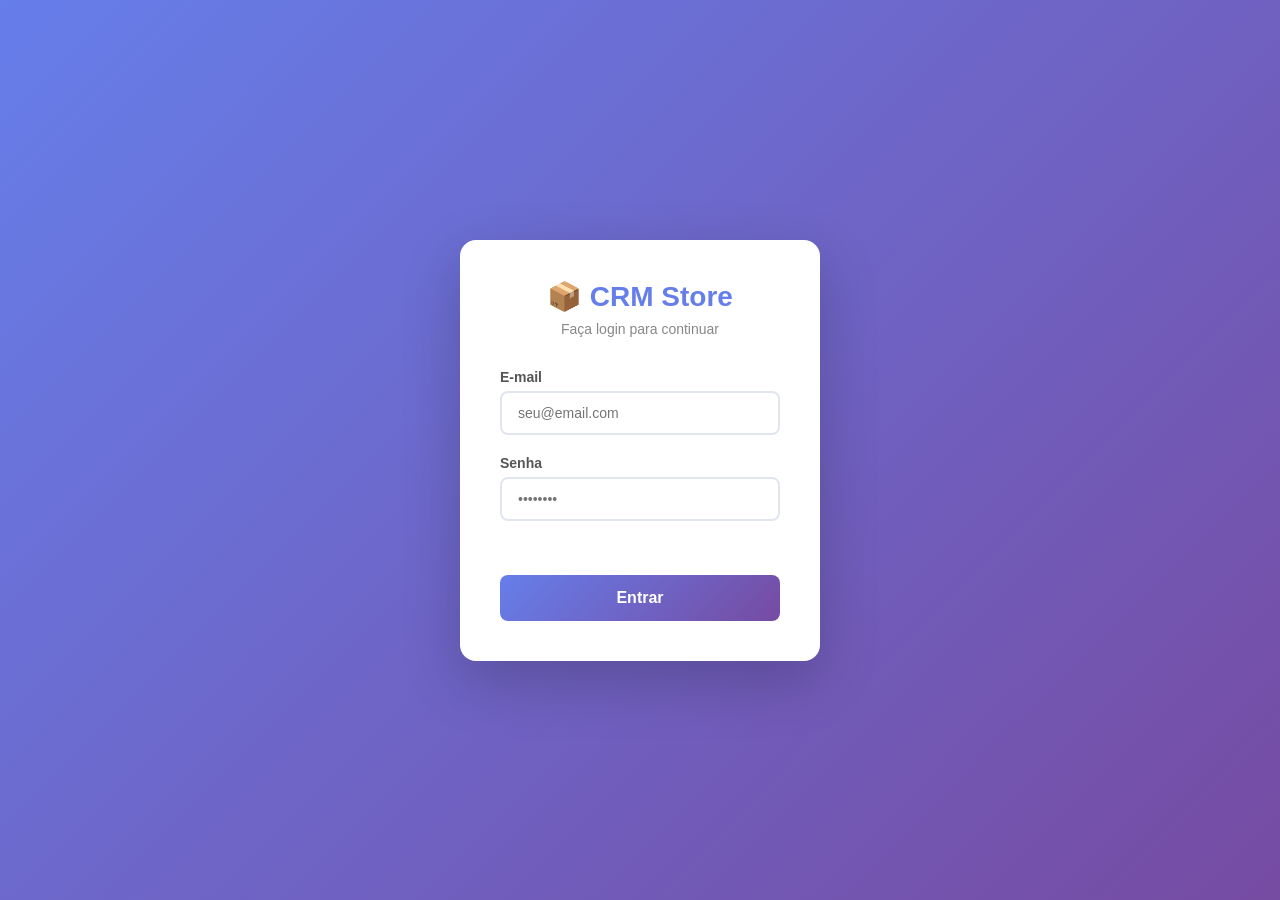
<file: index.html>
<!DOCTYPE html>
<html lang="pt-BR">
<head>
  <meta charset="UTF-8">
  <meta name="viewport" content="width=device-width, initial-scale=1.0">
  <title>CRM | Login</title>
  <link rel="stylesheet" href="css/style.css">
</head>
<body class="login-page">

  <div class="login-container">
    <div class="login-box">

      <div class="login-header">
        <h1>📦 CRM Store</h1>
        <p>Faça login para continuar</p>
      </div>

      <div class="login-form">
        <div class="input-group">
          <label for="email">E-mail</label>
          <input type="email" id="email" placeholder="seu@email.com">
        </div>

        <div class="input-group">
          <label for="senha">Senha</label>
          <input type="password" id="senha" placeholder="••••••••">
        </div>

        <span id="erro-login" class="erro-msg"></span>

        <button id="btn-login">Entrar</button>
      </div>

    </div>
  </div>

  <script src="js/app.js"></script>
</body>
</html>
</file>
<file: css/style.css>
/* ===== RESET E BASE ===== */
* {
  margin: 0;
  padding: 0;
  box-sizing: border-box;
}

body {
  font-family: 'Segoe UI', sans-serif;
  background-color: #f0f2f5;
  color: #333;
}

/* ===== LOGIN ===== */
.login-page {
  display: flex;
  justify-content: center;
  align-items: center;
  min-height: 100vh;
  background: linear-gradient(135deg, #667eea, #764ba2);
}

.login-container {
  width: 100%;
  max-width: 400px;
  padding: 20px;
}

.login-box {
  background: white;
  border-radius: 16px;
  padding: 40px;
  box-shadow: 0 20px 60px rgba(0,0,0,0.2);
}

.login-header {
  text-align: center;
  margin-bottom: 32px;
}

.login-header h1 {
  font-size: 28px;
  color: #667eea;
  margin-bottom: 8px;
}

.login-header p {
  color: #888;
  font-size: 14px;
}

.input-group {
  margin-bottom: 20px;
}

.input-group label {
  display: block;
  font-size: 14px;
  font-weight: 600;
  margin-bottom: 6px;
  color: #555;
}

.input-group input {
  width: 100%;
  padding: 12px 16px;
  border: 2px solid #e1e5ee;
  border-radius: 8px;
  font-size: 14px;
  transition: border-color 0.3s;
  outline: none;
}

.input-group input:focus {
  border-color: #667eea;
}

button#btn-login {
  width: 100%;
  padding: 14px;
  background: linear-gradient(135deg, #667eea, #764ba2);
  color: white;
  border: none;
  border-radius: 8px;
  font-size: 16px;
  font-weight: 600;
  cursor: pointer;
  transition: opacity 0.3s;
  margin-top: 8px;
}

button#btn-login:hover {
  opacity: 0.9;
}

.erro-msg {
  display: block;
  color: #e53e3e;
  font-size: 13px;
  margin-bottom: 8px;
  min-height: 18px;
}

/* ===== LAYOUT GERAL ===== */
.app-page {
  display: flex;
  min-height: 100vh;
}

/* ===== SIDEBAR ===== */
.sidebar {
  width: 240px;
  background: #1e1e2e;
  color: white;
  display: flex;
  flex-direction: column;
  position: fixed;
  height: 100vh;
  top: 0;
  left: 0;
}

.sidebar-logo {
  padding: 24px 20px;
  border-bottom: 1px solid #2e2e4e;
}

.sidebar-logo h2 {
  font-size: 18px;
  color: #a78bfa;
}

.sidebar-nav {
  flex: 1;
  padding: 16px 0;
}

.nav-item {
  display: flex;
  align-items: center;
  gap: 12px;
  padding: 12px 20px;
  color: #aaa;
  text-decoration: none;
  font-size: 15px;
  transition: all 0.2s;
}

.nav-item:hover,
.nav-item.active {
  background: #2e2e4e;
  color: #a78bfa;
}

.nav-icon {
  font-size: 18px;
}

.sidebar-footer {
  padding: 20px;
  border-top: 1px solid #2e2e4e;
}

.sidebar-footer button {
  width: 100%;
  padding: 10px;
  background: transparent;
  border: 1px solid #444;
  color: #aaa;
  border-radius: 8px;
  cursor: pointer;
  font-size: 14px;
  transition: all 0.2s;
}

.sidebar-footer button:hover {
  background: #e53e3e;
  border-color: #e53e3e;
  color: white;
}

/* ===== CONTEÚDO PRINCIPAL ===== */
.main-content {
  margin-left: 240px;
  padding: 32px;
  flex: 1;
  background: #f0f2f5;
  min-height: 100vh;
}

.page-header {
  margin-bottom: 32px;
}

.page-header h1 {
  font-size: 26px;
  font-weight: 700;
  color: #1e1e2e;
}

.page-header p {
  color: #888;
  margin-top: 4px;
}

/* ===== KPI CARDS ===== */
.kpi-grid {
  display: grid;
  grid-template-columns: repeat(auto-fit, minmax(180px, 1fr));
  gap: 20px;
  margin-bottom: 32px;
}

.kpi-card {
  background: white;
  border-radius: 12px;
  padding: 24px;
  display: flex;
  align-items: center;
  gap: 16px;
  box-shadow: 0 2px 8px rgba(0,0,0,0.06);
}

.kpi-icon {
  font-size: 32px;
}

.kpi-valor {
  display: block;
  font-size: 28px;
  font-weight: 700;
  color: #1e1e2e;
}

.kpi-label {
  display: block;
  font-size: 13px;
  color: #888;
  margin-top: 2px;
}
/* ===== AÇÕES BAR ===== */
.acoes-bar {
  display: flex;
  align-items: center;
  gap: 12px;
  margin-bottom: 24px;
  flex-wrap: wrap;
}

.acoes-bar input {
  padding: 10px 16px;
  border: 2px solid #e1e5ee;
  border-radius: 8px;
  font-size: 14px;
  outline: none;
  flex: 1;
  min-width: 200px;
  transition: border-color 0.3s;
}

.acoes-bar input:focus {
  border-color: #667eea;
}

.filtros {
  display: flex;
  gap: 8px;
}

.filtro-btn {
  padding: 8px 16px;
  border: 2px solid #e1e5ee;
  border-radius: 8px;
  background: white;
  cursor: pointer;
  font-size: 13px;
  font-weight: 600;
  color: #666;
  transition: all 0.2s;
}

.filtro-btn.active,
.filtro-btn:hover {
  border-color: #667eea;
  color: #667eea;
  background: #f0f0ff;
}

#btn-novo-cliente {
  padding: 10px 20px;
  background: linear-gradient(135deg, #667eea, #764ba2);
  color: white;
  border: none;
  border-radius: 8px;
  font-size: 14px;
  font-weight: 600;
  cursor: pointer;
  transition: opacity 0.2s;
  white-space: nowrap;
}

#btn-novo-cliente:hover {
  opacity: 0.9;
}

/* ===== CARDS DE CLIENTES ===== */
.cards-grid {
  display: flex;
  flex-direction: column;
  gap: 12px;
}

.cliente-card {
  background: white;
  border-radius: 12px;
  padding: 16px 20px;
  display: flex;
  align-items: center;
  gap: 16px;
  box-shadow: 0 2px 8px rgba(0,0,0,0.06);
  transition: transform 0.2s;
}

.cliente-card:hover {
  transform: translateY(-2px);
}

.cliente-avatar {
  width: 48px;
  height: 48px;
  border-radius: 50%;
  background: linear-gradient(135deg, #667eea, #764ba2);
  color: white;
  font-size: 20px;
  font-weight: 700;
  display: flex;
  align-items: center;
  justify-content: center;
  flex-shrink: 0;
}

.cliente-info {
  flex: 1;
}

.cliente-info h3 {
  font-size: 15px;
  font-weight: 600;
  color: #1e1e2e;
}

.cliente-info p {
  font-size: 13px;
  color: #888;
  margin-top: 2px;
}

/* ===== TAGS ===== */
.tag {
  padding: 4px 12px;
  border-radius: 20px;
  font-size: 12px;
  font-weight: 600;
}

.tag-vip {
  background: #fef3c7;
  color: #d97706;
}

.tag-lead {
  background: #dbeafe;
  color: #2563eb;
}

.tag-inativo {
  background: #f3f4f6;
  color: #6b7280;
}

/* ===== AÇÕES DO CARD ===== */
.cliente-acoes {
  display: flex;
  gap: 8px;
}

.cliente-acoes button {
  background: none;
  border: none;
  font-size: 18px;
  cursor: pointer;
  padding: 4px;
  border-radius: 6px;
  transition: background 0.2s;
}

.cliente-acoes button:hover {
  background: #f0f2f5;
}

/* ===== MODAL ===== */
.modal-overlay {
  position: fixed;
  inset: 0;
  background: rgba(0,0,0,0.5);
  display: flex;
  align-items: center;
  justify-content: center;
  z-index: 100;
}

.modal-overlay.hidden {
  display: none;
}

.modal-box {
  background: white;
  border-radius: 16px;
  width: 100%;
  max-width: 440px;
  padding: 32px;
  box-shadow: 0 20px 60px rgba(0,0,0,0.2);
}

.modal-header {
  display: flex;
  justify-content: space-between;
  align-items: center;
  margin-bottom: 24px;
}

.modal-header h2 {
  font-size: 20px;
  color: #1e1e2e;
}

.modal-header button {
  background: none;
  border: none;
  font-size: 20px;
  cursor: pointer;
  color: #888;
}

.modal-footer {
  display: flex;
  justify-content: flex-end;
  gap: 12px;
  margin-top: 24px;
}

.modal-footer button {
  padding: 10px 24px;
  border-radius: 8px;
  font-size: 14px;
  font-weight: 600;
  cursor: pointer;
  border: none;
  transition: opacity 0.2s;
}

#btn-cancelar {
  background: #f0f2f5;
  color: #666;
}

#btn-salvar {
  background: linear-gradient(135deg, #667eea, #764ba2);
  color: white;
}

#btn-salvar:hover,
#btn-cancelar:hover {
  opacity: 0.85;
}

.vazio {
  text-align: center;
  color: #aaa;
  margin-top: 40px;
  font-size: 15px;
}
/* ===== KANBAN ===== */
.kanban-board {
  display: flex;
  gap: 16px;
  overflow-x: auto;
  padding-bottom: 16px;
}

.kanban-coluna {
  min-width: 220px;
  flex: 1;
  background: #f8f9fc;
  border-radius: 12px;
  padding: 16px;
  border: 2px solid transparent;
  transition: border-color 0.2s;
}

.kanban-coluna.dragover {
  border-color: #667eea;
  background: #f0f0ff;
}

.kanban-coluna-header {
  display: flex;
  align-items: center;
  gap: 8px;
  margin-bottom: 16px;
}

.kanban-coluna-header h3 {
  font-size: 14px;
  font-weight: 600;
  color: #444;
  flex: 1;
}

.kanban-coluna-cor {
  width: 10px;
  height: 10px;
  border-radius: 50%;
  flex-shrink: 0;
}

.kanban-coluna-cor.novo { background: #667eea; }
.kanban-coluna-cor.contatado { background: #f6ad55; }
.kanban-coluna-cor.negociando { background: #63b3ed; }
.kanban-coluna-cor.convertido { background: #68d391; }
.kanban-coluna-cor.perdido { background: #fc8181; }

.kanban-contador {
  background: #e2e8f0;
  color: #666;
  font-size: 12px;
  font-weight: 700;
  padding: 2px 8px;
  border-radius: 20px;
}

.kanban-cards {
  display: flex;
  flex-direction: column;
  gap: 10px;
  min-height: 60px;
}

.kanban-card {
  background: white;
  border-radius: 10px;
  padding: 14px;
  box-shadow: 0 2px 6px rgba(0,0,0,0.07);
  cursor: grab;
  transition: all 0.2s;
  border-left: 3px solid #667eea;
}

.kanban-card:hover {
  transform: translateY(-2px);
  box-shadow: 0 4px 12px rgba(0,0,0,0.12);
}

.kanban-card.dragging {
  opacity: 0.4;
  cursor: grabbing;
}

.kanban-card-header {
  display: flex;
  justify-content: space-between;
  align-items: center;
  margin-bottom: 6px;
}

.kanban-card-nome {
  font-size: 14px;
  font-weight: 600;
  color: #1e1e2e;
}

.kanban-card-excluir {
  background: none;
  border: none;
  cursor: pointer;
  font-size: 14px;
  opacity: 0.5;
  transition: opacity 0.2s;
}

.kanban-card-excluir:hover {
  opacity: 1;
}

.kanban-card-email {
  font-size: 12px;
  color: #888;
  margin-bottom: 8px;
}

.kanban-card-origem {
  font-size: 11px;
  background: #f0f0ff;
  color: #667eea;
  padding: 2px 8px;
  border-radius: 20px;
  font-weight: 600;
}

.kanban-vazio {
  font-size: 13px;
  color: #bbb;
  text-align: center;
  padding: 16px 0;
}

/* ===== AJUSTE HEADER COM BOTÃO ===== */
.page-header {
  display: flex;
  justify-content: space-between;
  align-items: center;
}

#btn-novo-lead {
  padding: 10px 20px;
  background: linear-gradient(135deg, #667eea, #764ba2);
  color: white;
  border: none;
  border-radius: 8px;
  font-size: 14px;
  font-weight: 600;
  cursor: pointer;
  transition: opacity 0.2s;
}

#btn-novo-lead:hover {
  opacity: 0.9;
}
/* ===== TAREFAS ===== */
#lista-tarefas {
  display: flex;
  flex-direction: column;
  gap: 10px;
}

.tarefa-item {
  background: white;
  border-radius: 12px;
  padding: 16px 20px;
  display: flex;
  align-items: center;
  gap: 16px;
  box-shadow: 0 2px 8px rgba(0,0,0,0.06);
  transition: all 0.2s;
  border-left: 4px solid #667eea;
}

.tarefa-item.atrasada {
  border-left-color: #fc8181;
  background: #fff5f5;
}

.tarefa-item.concluida {
  border-left-color: #68d391;
  opacity: 0.6;
}

.tarefa-check {
  background: none;
  border: none;
  font-size: 22px;
  cursor: pointer;
  flex-shrink: 0;
  transition: transform 0.2s;
}

.tarefa-check:hover {
  transform: scale(1.2);
}

.tarefa-info {
  flex: 1;
}

.tarefa-titulo {
  font-size: 15px;
  font-weight: 600;
  color: #1e1e2e;
  display: block;
  margin-bottom: 6px;
}

.tarefa-item.concluida .tarefa-titulo {
  text-decoration: line-through;
  color: #aaa;
}

.tarefa-meta {
  display: flex;
  align-items: center;
  gap: 12px;
  flex-wrap: wrap;
}

.tarefa-prazo {
  font-size: 13px;
  color: #888;
}

.prazo-atrasado {
  color: #e53e3e;
  font-weight: 600;
}

.tarefa-prioridade {
  font-size: 12px;
  font-weight: 600;
  padding: 2px 10px;
  border-radius: 20px;
}

.prioridade-alta {
  background: #fff5f5;
  color: #e53e3e;
}

.prioridade-média {
  background: #fffbeb;
  color: #d97706;
}

.prioridade-baixa {
  background: #f0fff4;
  color: #38a169;
}

.tarefa-excluir {
  background: none;
  border: none;
  font-size: 18px;
  cursor: pointer;
  opacity: 0.4;
  transition: opacity 0.2s;
  flex-shrink: 0;
}

.tarefa-excluir:hover {
  opacity: 1;
}

#btn-nova-tarefa {
  padding: 10px 20px;
  background: linear-gradient(135deg, #667eea, #764ba2);
  color: white;
  border: none;
  border-radius: 8px;
  font-size: 14px;
  font-weight: 600;
  cursor: pointer;
  transition: opacity 0.2s;
}

#btn-nova-tarefa:hover {
  opacity: 0.9;
}
</file>
